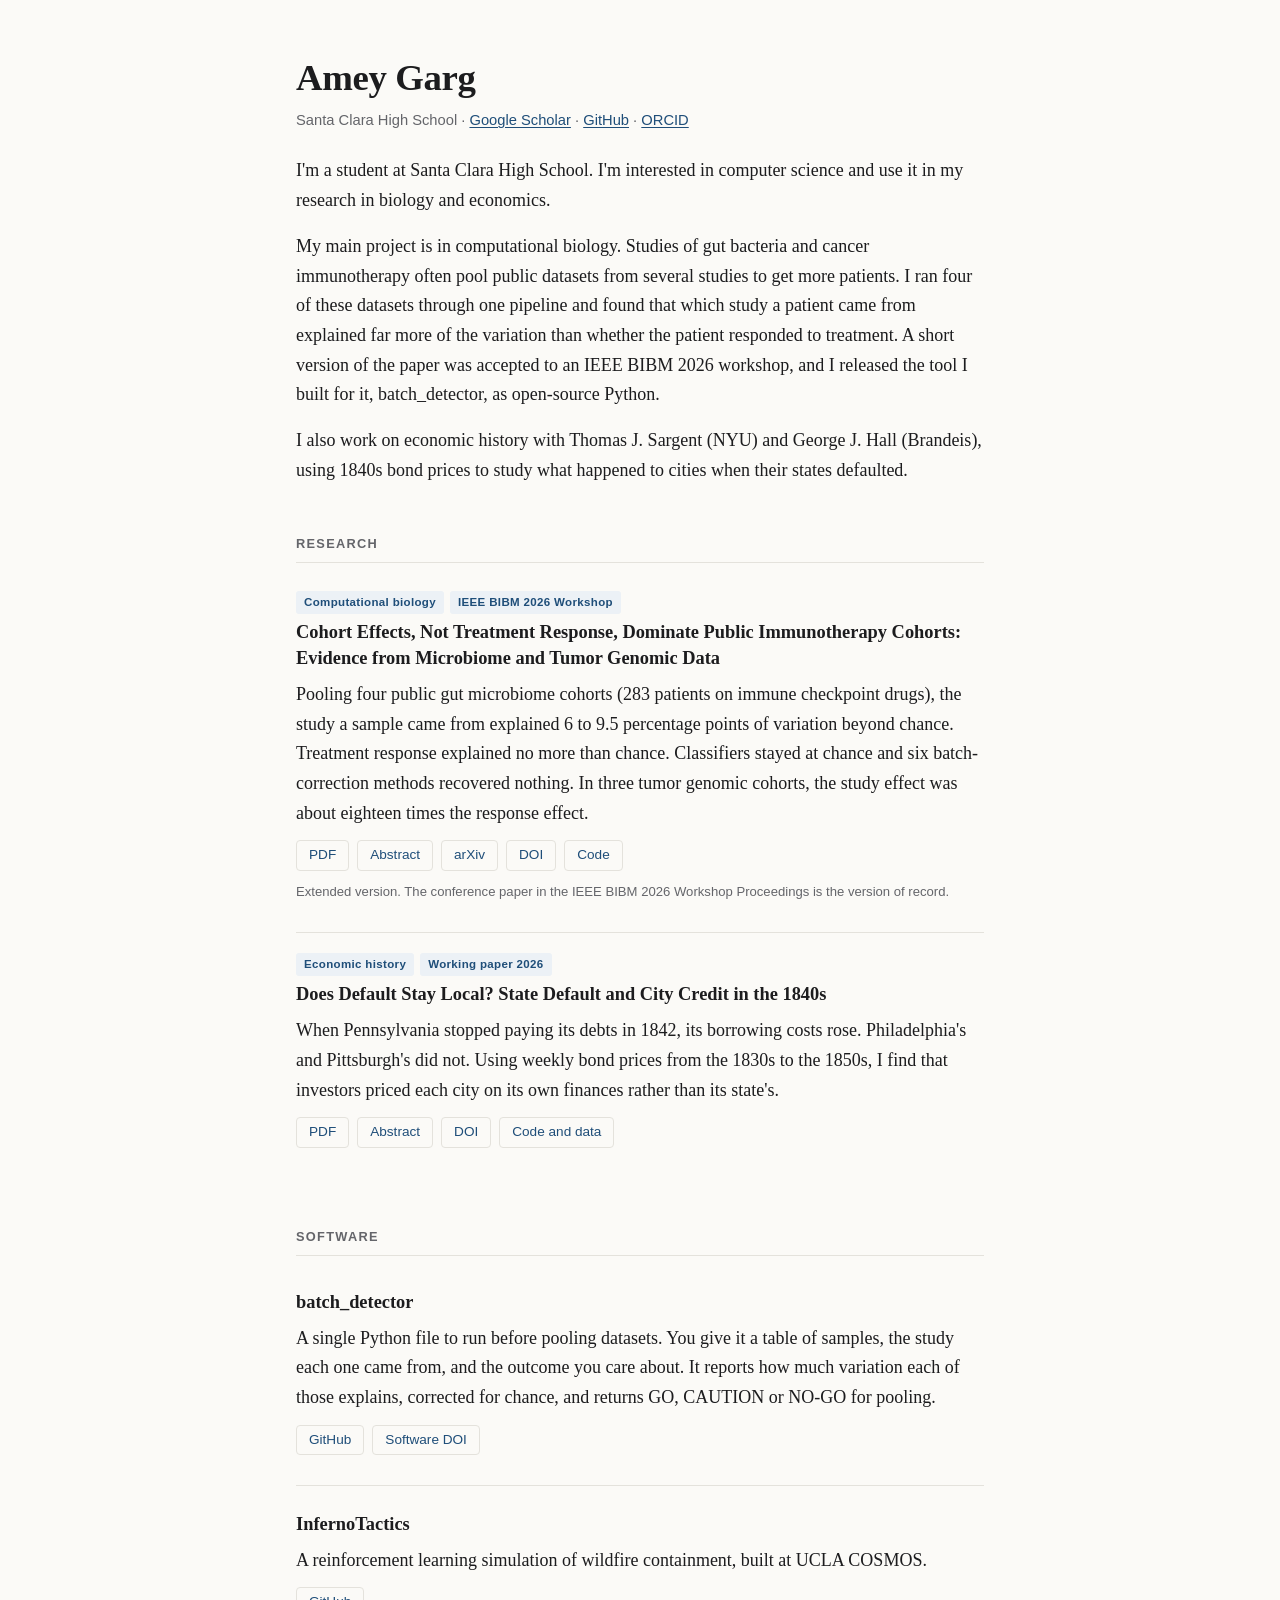
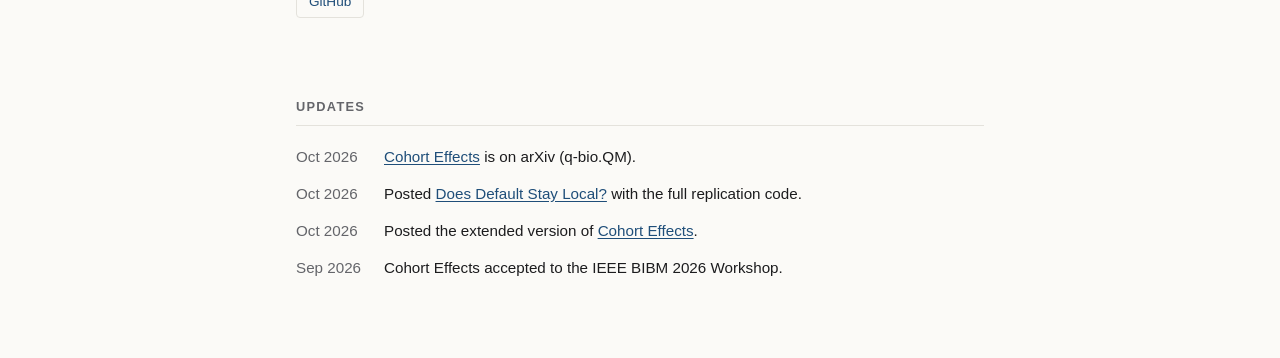
<file: index.html>
<!doctype html>
<html lang="en">
<head>
<meta charset="utf-8">
<meta name="viewport" content="width=device-width, initial-scale=1">
<title>Amey Garg</title>
<meta name="description" content="Amey Garg, student at Santa Clara High School. Research in computational biology and economic history.">
<link rel="stylesheet" href="style.css?v=3">
</head>
<body>
<main class="home">

<header class="intro">
  <h1>Amey Garg</h1>
  <p class="meta">Santa Clara High School &middot; <a href="https://scholar.google.com/citations?user=0BS0OhEAAAAJ&amp;hl=en">Google Scholar</a> &middot; <a href="https://github.com/ames943">GitHub</a> &middot; <a href="https://orcid.org/0009-0006-9092-4048">ORCID</a></p>
  <p>I'm a student at Santa Clara High School. I'm interested in computer science and use it in my research in biology and economics.</p>
  <p>My main project is in computational biology. Studies of gut bacteria and cancer immunotherapy often pool public datasets from several studies to get more patients. I ran four of these datasets through one pipeline and found that which study a patient came from explained far more of the variation than whether the patient responded to treatment. A short version of the paper was accepted to an IEEE BIBM 2026 workshop, and I released the tool I built for it, batch_detector, as open-source Python.</p>
  <p>I also work on economic history with Thomas J. Sargent (NYU) and George J. Hall (Brandeis), using 1840s bond prices to study what happened to cities when their states defaulted.</p>
</header>

<section>
  <h2>Research</h2>

  <article class="paper">
    <p class="tags"><span class="tag">Computational biology</span><span class="tag">IEEE BIBM 2026 Workshop</span></p>
    <h3><a href="cohort-effects/">Cohort Effects, Not Treatment Response, Dominate Public Immunotherapy Cohorts: Evidence from Microbiome and Tumor Genomic Data</a></h3>
    <p>Pooling four public gut microbiome cohorts (283 patients on immune checkpoint drugs), the study a sample came from explained 6 to 9.5 percentage points of variation beyond chance. Treatment response explained no more than chance. Classifiers stayed at chance and six batch-correction methods recovered nothing. In three tumor genomic cohorts, the study effect was about eighteen times the response effect.</p>
    <ul class="btns">
      <li><a href="cohort-effects/Garg_2026_Cohort_Effects_preprint.pdf">PDF</a></li>
      <li><a href="cohort-effects/">Abstract</a></li>
      <li><a href="https://arxiv.org/abs/2610.33010">arXiv</a></li>
      <li><a href="https://doi.org/10.5281/zenodo.23484820">DOI</a></li>
      <li><a href="https://github.com/ames943/batch_detector">Code</a></li>
    </ul>
    <p class="note">Extended version. The conference paper in the IEEE BIBM 2026 Workshop Proceedings is the version of record.</p>
  </article>

  <article class="paper">
    <p class="tags"><span class="tag">Economic history</span><span class="tag">Working paper 2026</span></p>
    <h3><a href="does-default-stay-local/">Does Default Stay Local? State Default and City Credit in the 1840s</a></h3>
    <p>When Pennsylvania stopped paying its debts in 1842, its borrowing costs rose. Philadelphia's and Pittsburgh's did not. Using weekly bond prices from the 1830s to the 1850s, I find that investors priced each city on its own finances rather than its state's.</p>
    <ul class="btns">
      <li><a href="does-default-stay-local/Garg_2026_Does_Default_Stay_Local.pdf">PDF</a></li>
      <li><a href="does-default-stay-local/">Abstract</a></li>
      <li><a href="https://doi.org/10.5281/zenodo.23506736">DOI</a></li>
      <li><a href="https://github.com/ames943/does-default-stay-local">Code and data</a></li>
    </ul>
  </article>
</section>

<section>
  <h2>Software</h2>
  <article class="paper">
    <h3><a href="https://github.com/ames943/batch_detector">batch_detector</a></h3>
    <p>A single Python file to run before pooling datasets. You give it a table of samples, the study each one came from, and the outcome you care about. It reports how much variation each of those explains, corrected for chance, and returns GO, CAUTION or NO-GO for pooling.</p>
    <ul class="btns">
      <li><a href="https://github.com/ames943/batch_detector">GitHub</a></li>
      <li><a href="https://doi.org/10.5281/zenodo.23226392">Software DOI</a></li>
    </ul>
  </article>
  <article class="paper">
    <h3><a href="https://github.com/ames943/InfernoTactics">InfernoTactics</a></h3>
    <p>A reinforcement learning simulation of wildfire containment, built at UCLA COSMOS.</p>
    <ul class="btns">
      <li><a href="https://github.com/ames943/InfernoTactics">GitHub</a></li>
    </ul>
  </article>
</section>

<section>
  <h2>Updates</h2>
  <ul class="updates">
    <li><span class="date">Oct 2026</span><span><a href="https://arxiv.org/abs/2610.33010">Cohort Effects</a> is on arXiv (q-bio.QM).</span></li>
    <li><span class="date">Oct 2026</span><span>Posted <a href="does-default-stay-local/">Does Default Stay Local?</a> with the full replication code.</span></li>
    <li><span class="date">Oct 2026</span><span>Posted the extended version of <a href="cohort-effects/">Cohort Effects</a>.</span></li>
    <li><span class="date">Sep 2026</span><span>Cohort Effects accepted to the IEEE BIBM 2026 Workshop.</span></li>
  </ul>
</section>

</main>
</body>
</html>
</file>
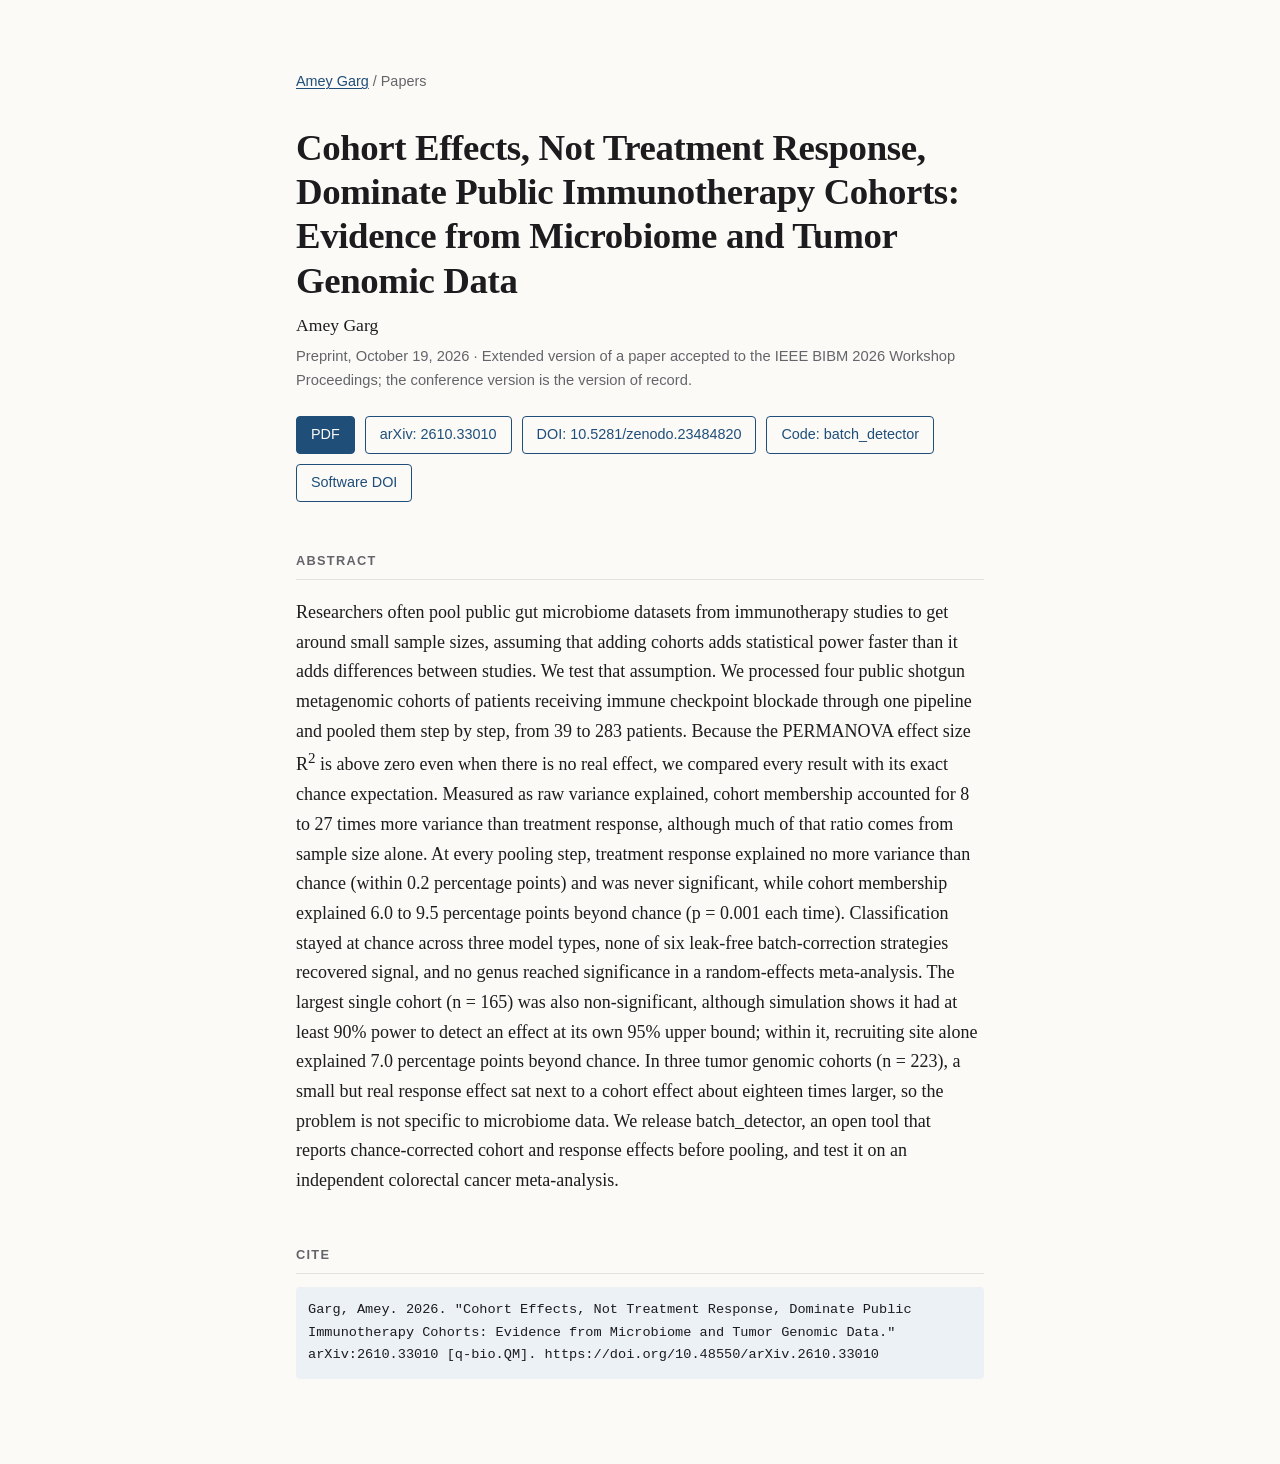
<file: cohort-effects/index.html>
<!doctype html>
<html lang="en">
<head>
<meta charset="utf-8">
<meta name="viewport" content="width=device-width, initial-scale=1">
<title>Cohort Effects, Not Treatment Response, Dominate Public Immunotherapy Cohorts: Evidence from Microbiome and Tumor Genomic Data</title>
<meta name="description" content="Pooling four public gut microbiome cohorts of immune checkpoint blockade patients shows cohort membership, not treatment response, drives the variance. Includes the open batch_detector tool.">

<meta name="citation_title" content="Cohort Effects, Not Treatment Response, Dominate Public Immunotherapy Cohorts: Evidence from Microbiome and Tumor Genomic Data">
<meta name="citation_author" content="Garg, Amey">
<meta name="citation_publication_date" content="2026/10/19">
<meta name="citation_online_date" content="2026/10/19">
<meta name="citation_publisher" content="Zenodo">
<meta name="citation_doi" content="10.5281/zenodo.23484820">
<meta name="citation_arxiv_id" content="2610.33010">
<meta name="citation_language" content="en">
<meta name="citation_keywords" content="gut microbiome; immunotherapy; immune checkpoint blockade; batch effects; cohort effects; PERMANOVA; meta-analysis; metagenomics">
<meta name="citation_abstract_html_url" content="https://ames943.github.io/cohort-effects/">
<meta name="citation_pdf_url" content="https://ames943.github.io/cohort-effects/Garg_2026_Cohort_Effects_preprint.pdf">

<link rel="canonical" href="https://ames943.github.io/cohort-effects/">
<link rel="stylesheet" href="../style.css">
</head>
<body>
<main>
<p class="nav"><a href="../">Amey Garg</a> / Papers</p>

<h1>Cohort Effects, Not Treatment Response, Dominate Public Immunotherapy Cohorts: Evidence from Microbiome and Tumor Genomic Data</h1>
<p class="authors">Amey Garg</p>
<p class="meta">Preprint, October 19, 2026 &middot; Extended version of a paper accepted to the IEEE BIBM 2026 Workshop Proceedings; the conference version is the version of record.</p>

<div class="links">
  <a class="primary" href="Garg_2026_Cohort_Effects_preprint.pdf">PDF</a>
  <a href="https://arxiv.org/abs/2610.33010">arXiv: 2610.33010</a>
  <a href="https://doi.org/10.5281/zenodo.23484820">DOI: 10.5281/zenodo.23484820</a>
  <a href="https://github.com/ames943/batch_detector">Code: batch_detector</a>
  <a href="https://doi.org/10.5281/zenodo.23226392">Software DOI</a>
</div>

<section class="abstract">
<h2>Abstract</h2>
<p>Researchers often pool public gut microbiome datasets from immunotherapy studies to get around small sample sizes, assuming that adding cohorts adds statistical power faster than it adds differences between studies. We test that assumption. We processed four public shotgun metagenomic cohorts of patients receiving immune checkpoint blockade through one pipeline and pooled them step by step, from 39 to 283 patients. Because the PERMANOVA effect size R<sup>2</sup> is above zero even when there is no real effect, we compared every result with its exact chance expectation. Measured as raw variance explained, cohort membership accounted for 8 to 27 times more variance than treatment response, although much of that ratio comes from sample size alone. At every pooling step, treatment response explained no more variance than chance (within 0.2 percentage points) and was never significant, while cohort membership explained 6.0 to 9.5 percentage points beyond chance (p = 0.001 each time). Classification stayed at chance across three model types, none of six leak-free batch-correction strategies recovered signal, and no genus reached significance in a random-effects meta-analysis. The largest single cohort (n = 165) was also non-significant, although simulation shows it had at least 90% power to detect an effect at its own 95% upper bound; within it, recruiting site alone explained 7.0 percentage points beyond chance. In three tumor genomic cohorts (n = 223), a small but real response effect sat next to a cohort effect about eighteen times larger, so the problem is not specific to microbiome data. We release batch_detector, an open tool that reports chance-corrected cohort and response effects before pooling, and test it on an independent colorectal cancer meta-analysis.</p>
</section>

<h2>Cite</h2>
<pre class="cite">Garg, Amey. 2026. "Cohort Effects, Not Treatment Response, Dominate Public Immunotherapy Cohorts: Evidence from Microbiome and Tumor Genomic Data." arXiv:2610.33010 [q-bio.QM]. https://doi.org/10.48550/arXiv.2610.33010</pre>
</main>
</body>
</html>
</file>
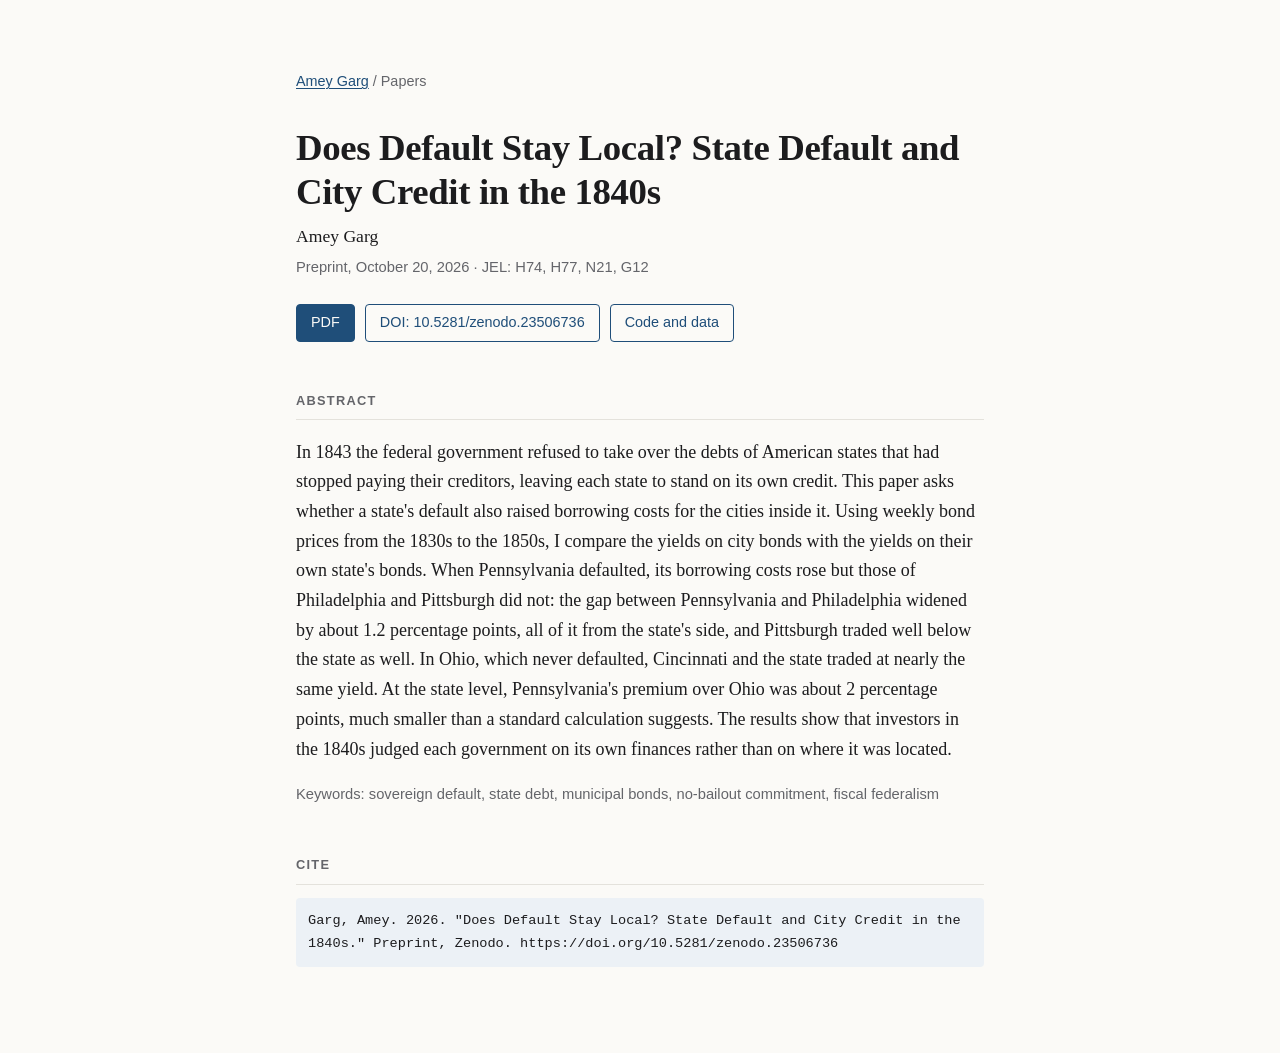
<file: does-default-stay-local/index.html>
<!doctype html>
<html lang="en">
<head>
<meta charset="utf-8">
<meta name="viewport" content="width=device-width, initial-scale=1">
<title>Does Default Stay Local? State Default and City Credit in the 1840s</title>
<meta name="description" content="Did a US state's default in the 1840s raise borrowing costs for its own cities? Evidence from weekly bond prices for Pennsylvania, Philadelphia, Pittsburgh, Ohio and Cincinnati.">

<meta name="citation_title" content="Does Default Stay Local? State Default and City Credit in the 1840s">
<meta name="citation_author" content="Garg, Amey">
<meta name="citation_publication_date" content="2026/10/20">
<meta name="citation_online_date" content="2026/10/20">
<meta name="citation_publisher" content="Zenodo">
<meta name="citation_doi" content="10.5281/zenodo.23506736">
<meta name="citation_language" content="en">
<meta name="citation_keywords" content="sovereign default; state debt; municipal bonds; no-bailout commitment; fiscal federalism; economic history">
<meta name="citation_abstract_html_url" content="https://ames943.github.io/does-default-stay-local/">
<meta name="citation_pdf_url" content="https://ames943.github.io/does-default-stay-local/Garg_2026_Does_Default_Stay_Local.pdf">

<link rel="canonical" href="https://ames943.github.io/does-default-stay-local/">
<link rel="stylesheet" href="../style.css">
</head>
<body>
<main>
<p class="nav"><a href="../">Amey Garg</a> / Papers</p>

<h1>Does Default Stay Local? State Default and City Credit in the 1840s</h1>
<p class="authors">Amey Garg</p>
<p class="meta">Preprint, October 20, 2026 &middot; JEL: H74, H77, N21, G12</p>

<div class="links">
  <a class="primary" href="Garg_2026_Does_Default_Stay_Local.pdf">PDF</a>
  <a href="https://doi.org/10.5281/zenodo.23506736">DOI: 10.5281/zenodo.23506736</a>
  <a href="https://github.com/ames943/does-default-stay-local">Code and data</a>
</div>

<section class="abstract">
<h2>Abstract</h2>
<p>In 1843 the federal government refused to take over the debts of American states that had stopped paying their creditors, leaving each state to stand on its own credit. This paper asks whether a state's default also raised borrowing costs for the cities inside it. Using weekly bond prices from the 1830s to the 1850s, I compare the yields on city bonds with the yields on their own state's bonds. When Pennsylvania defaulted, its borrowing costs rose but those of Philadelphia and Pittsburgh did not: the gap between Pennsylvania and Philadelphia widened by about 1.2 percentage points, all of it from the state's side, and Pittsburgh traded well below the state as well. In Ohio, which never defaulted, Cincinnati and the state traded at nearly the same yield. At the state level, Pennsylvania's premium over Ohio was about 2 percentage points, much smaller than a standard calculation suggests. The results show that investors in the 1840s judged each government on its own finances rather than on where it was located.</p>
<p class="meta">Keywords: sovereign default, state debt, municipal bonds, no-bailout commitment, fiscal federalism</p>
</section>

<h2>Cite</h2>
<pre class="cite">Garg, Amey. 2026. "Does Default Stay Local? State Default and City Credit in the 1840s." Preprint, Zenodo. https://doi.org/10.5281/zenodo.23506736</pre>
</main>
</body>
</html>
</file>
<file: style.css>
:root {
  --bg: #fbfaf7;
  --text: #1c1c1e;
  --muted: #64656a;
  --accent: #1f4e79;
  --rule: #e4e2dc;
  --tag-bg: #ecf1f6;
  --tag-text: #1f4e79;
  --sans: -apple-system, BlinkMacSystemFont, "Helvetica Neue", Arial, sans-serif;
  --serif: Georgia, "Times New Roman", serif;
}
@media (prefers-color-scheme: dark) {
  :root {
    --bg: #17191c;
    --text: #e9e9e6;
    --muted: #a3a6ab;
    --accent: #93bbe2;
    --rule: #2d3035;
    --tag-bg: #222b36;
    --tag-text: #a9c8e8;
  }
}
* { box-sizing: border-box; }
body {
  margin: 0;
  background: var(--bg);
  color: var(--text);
  font-family: var(--serif);
  font-size: 18px;
  line-height: 1.65;
}
main {
  max-width: 720px;
  margin: 0 auto;
  padding: 56px 16px 72px;
}
a { color: var(--accent); text-underline-offset: 2px; }
a:hover { text-decoration-thickness: 2px; }

h1 { font-size: 2.3rem; line-height: 1.2; margin: 0 0 8px; letter-spacing: -0.01em; }
h2 {
  font-family: var(--sans);
  font-size: 0.8rem;
  font-weight: 600;
  text-transform: uppercase;
  letter-spacing: 0.1em;
  color: var(--muted);
  margin: 48px 0 8px;
  padding-bottom: 8px;
  border-bottom: 1px solid var(--rule);
}
h3 { font-size: 1.15rem; line-height: 1.4; margin: 6px 0 8px; }
h3 a { color: var(--text); text-decoration: none; }
h3 a:hover { color: var(--accent); text-decoration: underline; }

.meta, .nav, .links, .note, .tags, .updates {
  font-family: var(--sans);
}
.meta { font-size: 0.92rem; color: var(--muted); margin: 0 0 24px; }
.intro p:not(.meta) { margin: 0 0 16px; }
.nav { font-size: 0.9rem; color: var(--muted); margin-bottom: 32px; }

.paper { padding: 20px 0; border-bottom: 1px solid var(--rule); }
.paper:last-child { border-bottom: none; }
.paper p { margin: 0 0 10px; }
.tags { margin: 0 0 2px !important; display: flex; flex-wrap: wrap; gap: 6px; }
.tag {
  font-size: 0.72rem;
  font-weight: 600;
  letter-spacing: 0.03em;
  background: var(--tag-bg);
  color: var(--tag-text);
  padding: 2px 8px;
  border-radius: 3px;
}
.btns {
  list-style: none;
  padding: 0;
  margin: 12px 0 10px;
  display: flex;
  flex-wrap: wrap;
  gap: 8px;
  font-family: var(--sans);
  font-size: 0.85rem;
}
.btns a {
  display: inline-block;
  padding: 4px 12px;
  border: 1px solid var(--rule);
  border-radius: 4px;
  text-decoration: none;
  line-height: 1.5;
}
.btns a:hover { border-color: var(--accent); }
.note { font-size: 0.82rem; color: var(--muted); }

.updates { list-style: none; padding: 0; margin: 12px 0 0; font-size: 0.95rem; }
.updates li { display: flex; gap: 16px; padding: 6px 0; }
.updates .date { flex: 0 0 72px; color: var(--muted); }

/* paper pages */
.authors { font-size: 1.1rem; margin: 0 0 4px; }
.links { margin: 20px 0 8px; display: flex; flex-wrap: wrap; gap: 10px; font-size: 0.9rem; }
.links a {
  display: inline-block;
  padding: 6px 14px;
  border: 1px solid var(--accent);
  border-radius: 4px;
  text-decoration: none;
}
.links a.primary { background: var(--accent); color: var(--bg); }
.abstract { margin-top: 8px; }
pre.cite {
  white-space: pre-wrap;
  font-size: 0.85rem;
  background: var(--tag-bg);
  padding: 12px;
  border-radius: 4px;
}

@media (max-width: 480px) {
  h1 { font-size: 1.9rem; }
  .updates li { flex-direction: column; gap: 0; }
  .updates .date { flex: none; font-size: 0.85rem; }
}
</file>
